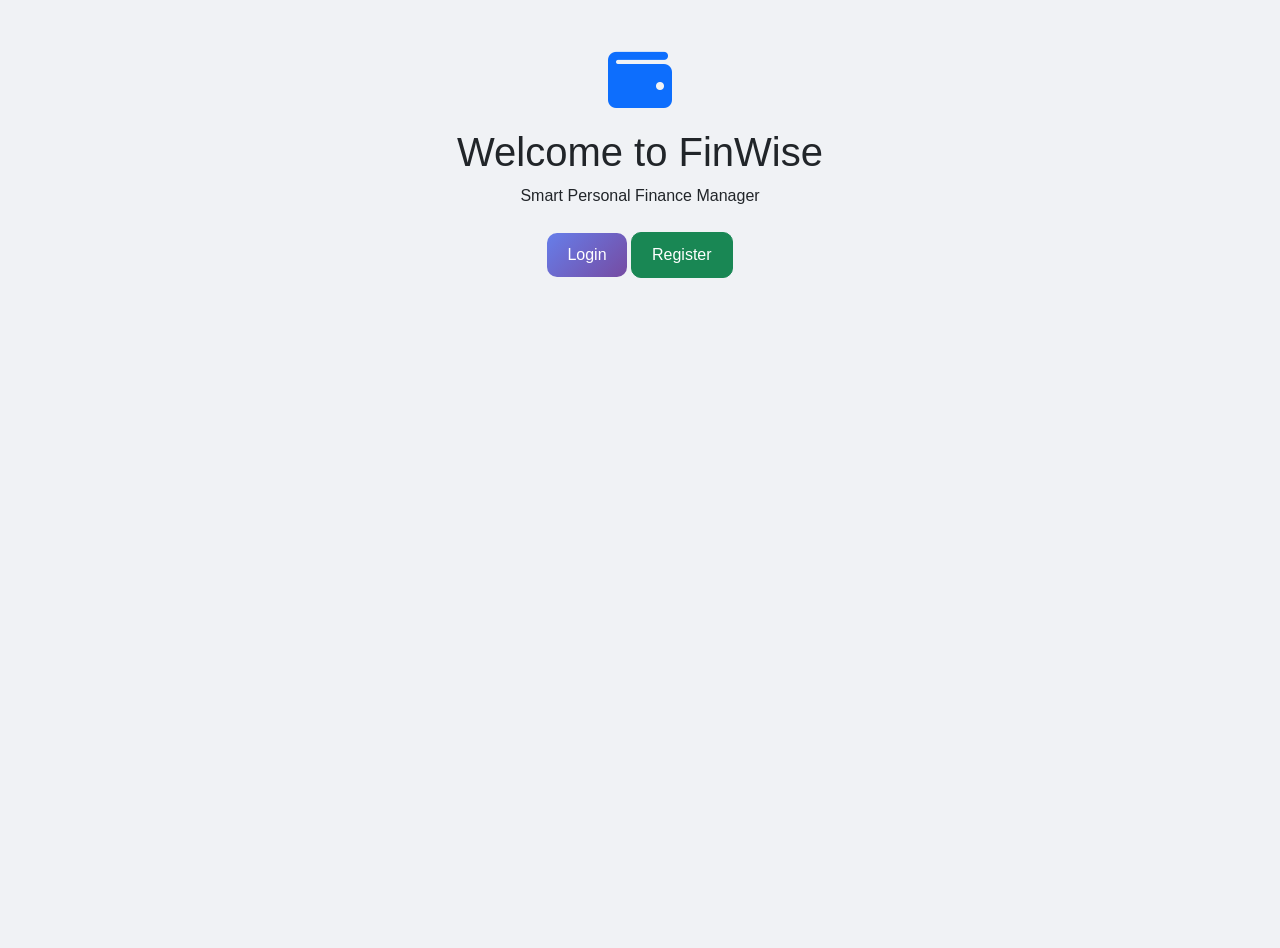
<file: frontend/index.html>
<!DOCTYPE html>
<html>
<head>
    <title>FinWise - Home</title>
    <link href="https://cdn.jsdelivr.net/npm/bootstrap@5.3.0/dist/css/bootstrap.min.css" rel="stylesheet">
    <link rel="stylesheet" href="https://cdnjs.cloudflare.com/ajax/libs/font-awesome/6.4.0/css/all.min.css">
    <link rel="stylesheet" href="css/style.css">
</head>
<body>
    <div class="container text-center mt-5">
        <i class="fas fa-wallet fa-4x text-primary"></i>
        <h1 class="mt-3">Welcome to FinWise</h1>
        <p>Smart Personal Finance Manager</p>
        <div class="mt-4">
            <a href="login.html" class="btn btn-primary">Login</a>
            <a href="register.html" class="btn btn-success">Register</a>
        </div>
    </div>
</body>
</html>
</file>
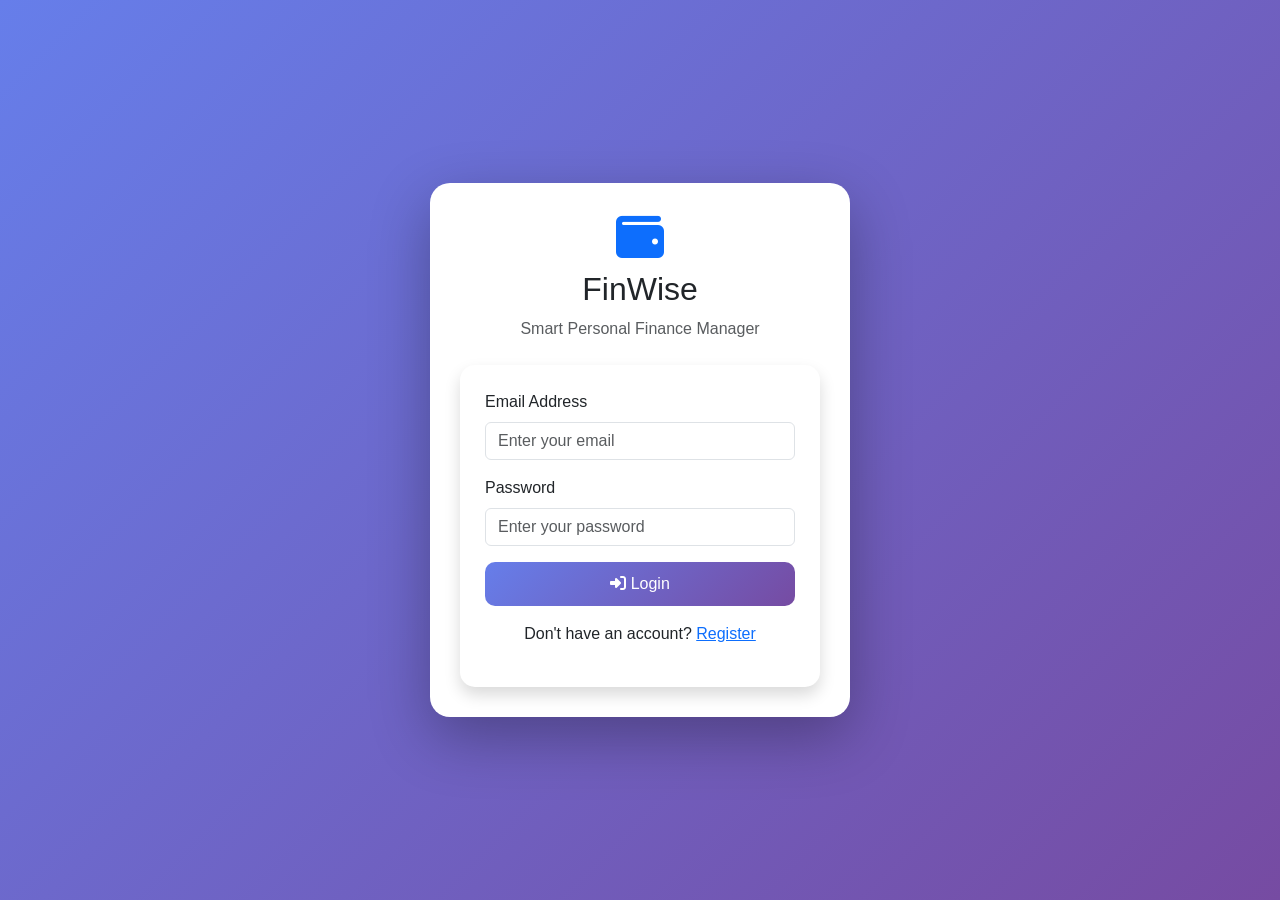
<file: frontend/budget.html>
<!DOCTYPE html>
<html>
<head>
    <title>FinWise - Budget</title>
    <link href="https://cdn.jsdelivr.net/npm/bootstrap@5.3.0/dist/css/bootstrap.min.css" rel="stylesheet">
    <link rel="stylesheet" href="https://cdnjs.cloudflare.com/ajax/libs/font-awesome/6.4.0/css/all.min.css">
    <link rel="stylesheet" href="css/style.css">
</head>
<body>
    <nav class="navbar navbar-dark bg-dark">
        <div class="container">
            <a class="navbar-brand" href="dashboard.html"><i class="fas fa-wallet"></i> FinWise</a>
            <a href="dashboard.html" class="btn btn-outline-light btn-sm">Back</a>
        </div>
    </nav>

    <div class="container mt-4">
        <h2>📊 Budget Management</h2>
        <div class="row mt-3">
            <div class="col-md-4">
                <div class="card">
                    <div class="card-header bg-primary text-white">Set Budget</div>
                    <div class="card-body">
                        <form id="budgetForm">
                            <select class="form-select mb-2" id="category">
                                <option>Food</option><option>Housing</option>
                                <option>Shopping</option><option>Entertainment</option>
                                <option>Transport</option><option>Utilities</option>
                            </select>
                            <input type="number" class="form-control mb-2" id="amount" placeholder="Amount">
                            <button type="submit" class="btn btn-primary w-100">Set Budget</button>
                        </form>
                    </div>
                </div>
            </div>
            <div class="col-md-8">
                <div class="card">
                    <div class="card-header bg-dark text-white">Budget List</div>
                    <div class="card-body">
                        <table class="table table-striped">
                            <thead><tr><th>Category</th><th>Budget</th><th>Spent</th><th>Status</th></tr></thead>
                            <tbody id="budgetBody"></tbody>
                        </table>
                    </div>
                </div>
            </div>
        </div>
    </div>
    <script src="https://code.jquery.com/jquery-3.6.0.min.js"></script>
    <script src="js/budget.js"></script>
</body>
</html>
</file>
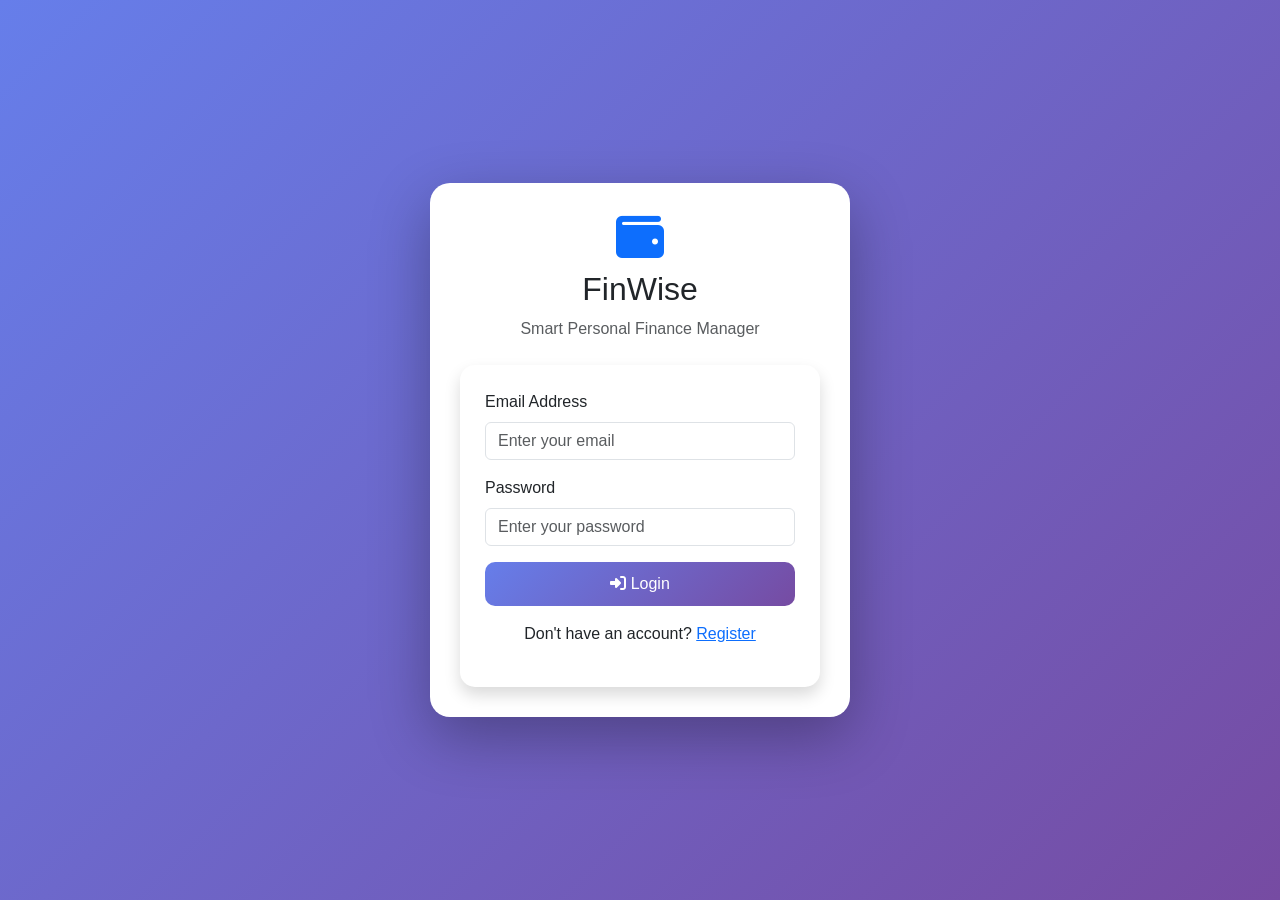
<file: frontend/goals.html>
<!DOCTYPE html>
<html>
<head>
    <title>FinWise - Goals</title>
    <link href="https://cdn.jsdelivr.net/npm/bootstrap@5.3.0/dist/css/bootstrap.min.css" rel="stylesheet">
    <link rel="stylesheet" href="https://cdnjs.cloudflare.com/ajax/libs/font-awesome/6.4.0/css/all.min.css">
    <link rel="stylesheet" href="css/style.css">
</head>
<body>
    <nav class="navbar navbar-dark bg-dark">
        <div class="container">
            <a class="navbar-brand" href="dashboard.html"><i class="fas fa-wallet"></i> FinWise</a>
            <a href="dashboard.html" class="btn btn-outline-light btn-sm">Back</a>
        </div>
    </nav>

    <div class="container mt-4">
        <h2>🎯 Financial Goals</h2>
        <div class="row mt-3">
            <div class="col-md-4">
                <div class="card">
                    <div class="card-header bg-success text-white">Add Goal</div>
                    <div class="card-body">
                        <form id="goalForm">
                            <input type="text" class="form-control mb-2" id="goalName" placeholder="Goal Name">
                            <input type="number" class="form-control mb-2" id="targetAmount" placeholder="Target Amount">
                            <input type="date" class="form-control mb-2" id="targetDate">
                            <button type="submit" class="btn btn-success w-100">Add Goal</button>
                        </form>
                    </div>
                </div>
            </div>
            <div class="col-md-8">
                <div class="card">
                    <div class="card-header bg-dark text-white">My Goals</div>
                    <div class="card-body" id="goalList"></div>
                </div>
            </div>
        </div>
    </div>
    <script src="https://code.jquery.com/jquery-3.6.0.min.js"></script>
    <script src="js/goals.js"></script>
</body>
</html>
</file>
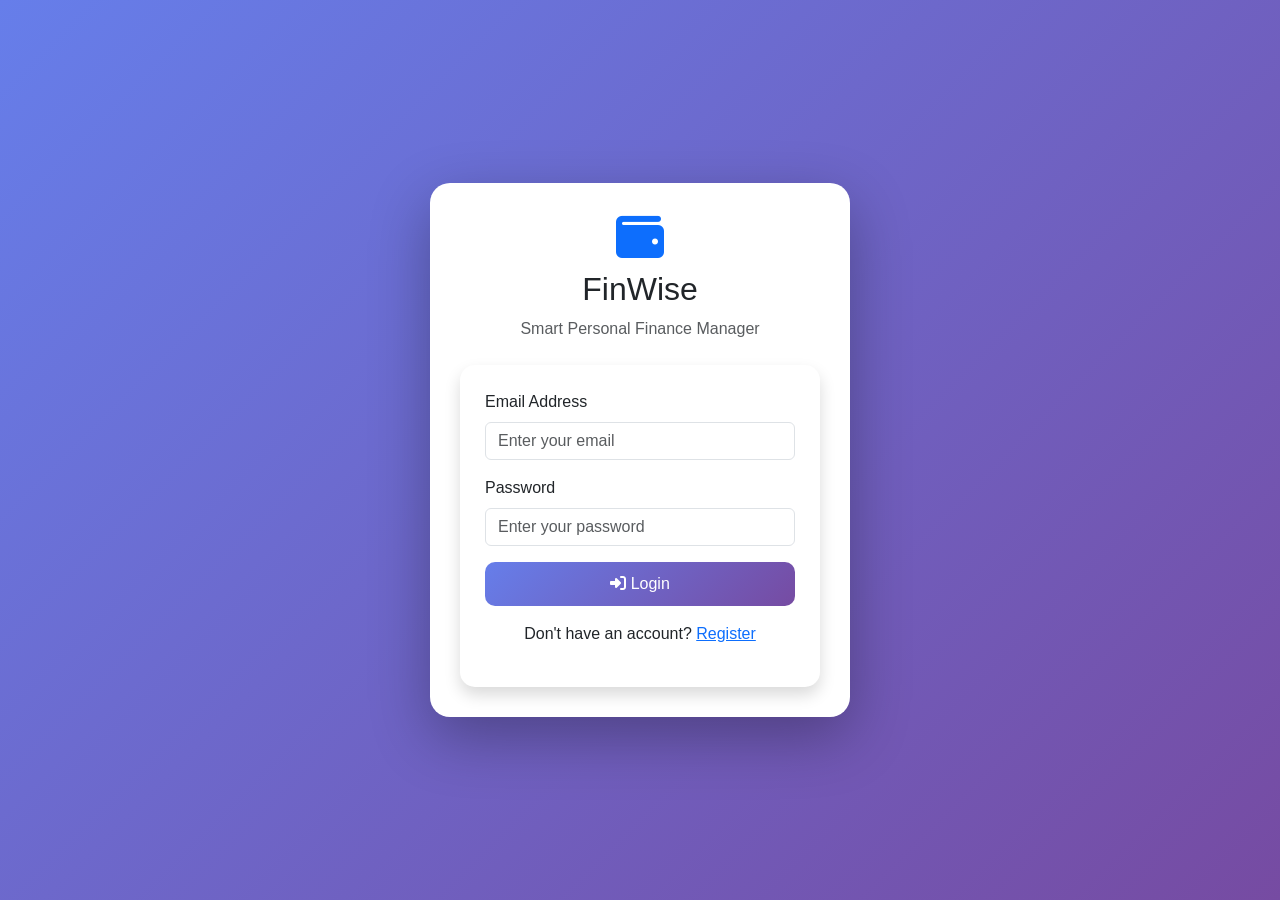
<file: frontend/login.html>
<!DOCTYPE html>
<html lang="en">
<head>
    <meta charset="UTF-8">
    <meta name="viewport" content="width=device-width, initial-scale=1.0">
    <title>FinWise - Login</title>
    <link href="https://cdn.jsdelivr.net/npm/bootstrap@5.3.0/dist/css/bootstrap.min.css" rel="stylesheet">
    <link rel="stylesheet" href="https://cdnjs.cloudflare.com/ajax/libs/font-awesome/6.4.0/css/all.min.css">
    <link rel="stylesheet" href="css/style.css">
</head>
<body>
    <div class="auth-container">
        <div class="auth-card">
            <div class="text-center mb-4">
                <i class="fas fa-wallet fa-3x text-primary"></i>
                <h2 class="mt-2">FinWise</h2>
                <p class="text-muted">Smart Personal Finance Manager</p>
            </div>
            <div class="card shadow">
                <div class="card-body">
                    <form id="loginForm">
                        <div class="mb-3">
                            <label class="form-label">Email Address</label>
                            <input type="email" id="email" class="form-control" placeholder="Enter your email" required>
                        </div>
                        <div class="mb-3">
                            <label class="form-label">Password</label>
                            <input type="password" id="password" class="form-control" placeholder="Enter your password" required>
                        </div>
                        <button type="submit" class="btn btn-primary w-100">
                            <i class="fas fa-sign-in-alt"></i> Login
                        </button>
                    </form>
                    <p class="text-center mt-3">
                        Don't have an account? <a href="register.html">Register</a>
                    </p>
                </div>
            </div>
        </div>
    </div>
    <script src="https://code.jquery.com/jquery-3.6.0.min.js"></script>
    <script src="js/login.js"></script>
</body>
</html>
</file>
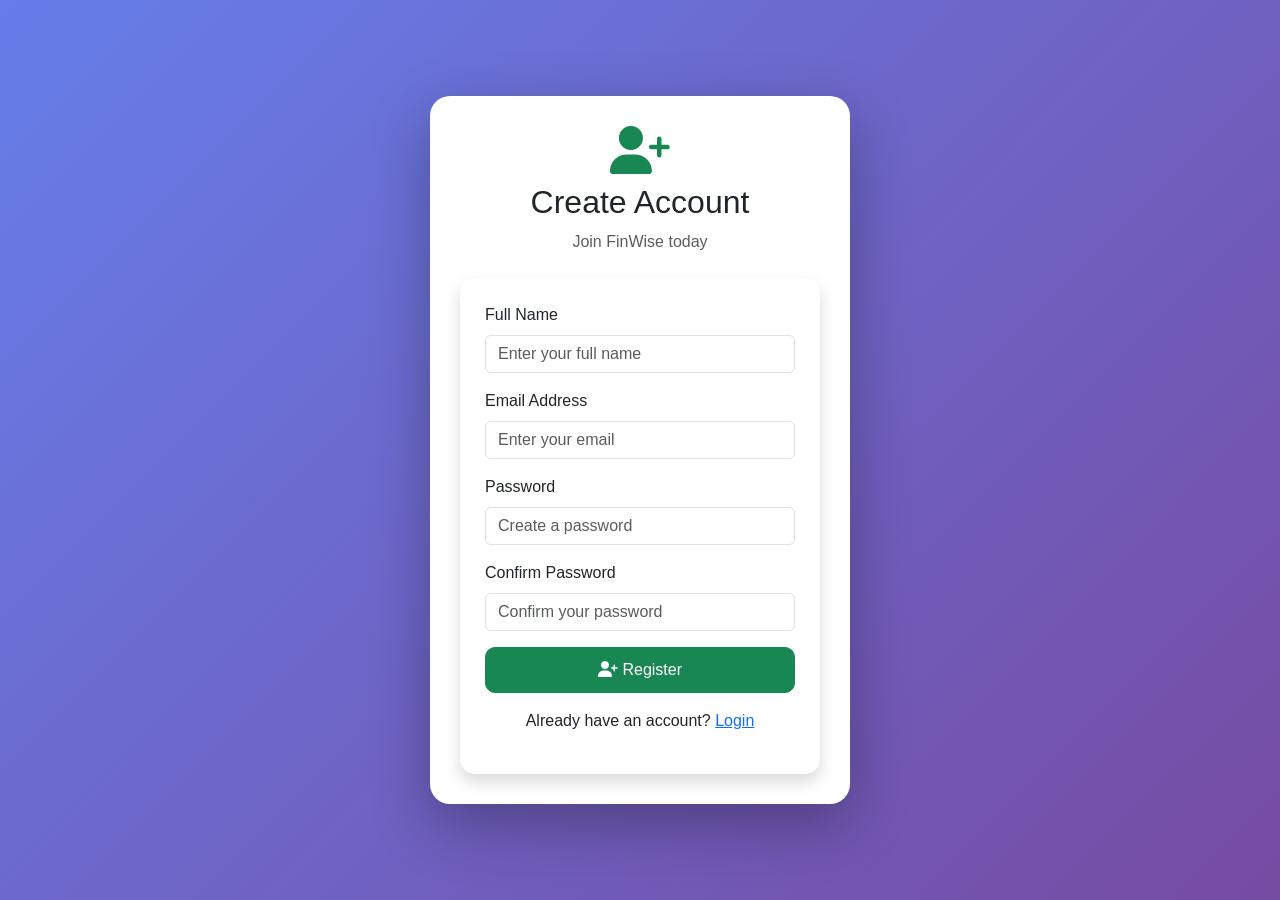
<file: frontend/register.html>
<!DOCTYPE html>
<html lang="en">
<head>
    <meta charset="UTF-8">
    <meta name="viewport" content="width=device-width, initial-scale=1.0">
    <title>FinWise - Register</title>
    <link href="https://cdn.jsdelivr.net/npm/bootstrap@5.3.0/dist/css/bootstrap.min.css" rel="stylesheet">
    <link rel="stylesheet" href="https://cdnjs.cloudflare.com/ajax/libs/font-awesome/6.4.0/css/all.min.css">
    <link rel="stylesheet" href="css/style.css">
</head>
<body>
    <div class="auth-container">
        <div class="auth-card">
            <div class="text-center mb-4">
                <i class="fas fa-user-plus fa-3x text-success"></i>
                <h2 class="mt-2">Create Account</h2>
                <p class="text-muted">Join FinWise today</p>
            </div>
            <div class="card shadow">
                <div class="card-body">
                    <form id="registerForm">
                        <div class="mb-3">
                            <label class="form-label">Full Name</label>
                            <input type="text" id="fullName" class="form-control" placeholder="Enter your full name" required>
                        </div>
                        <div class="mb-3">
                            <label class="form-label">Email Address</label>
                            <input type="email" id="email" class="form-control" placeholder="Enter your email" required>
                        </div>
                        <div class="mb-3">
                            <label class="form-label">Password</label>
                            <input type="password" id="password" class="form-control" placeholder="Create a password" required>
                        </div>
                        <div class="mb-3">
                            <label class="form-label">Confirm Password</label>
                            <input type="password" id="confirmPassword" class="form-control" placeholder="Confirm your password" required>
                        </div>
                        <button type="submit" class="btn btn-success w-100">
                            <i class="fas fa-user-plus"></i> Register
                        </button>
                    </form>
                    <p class="text-center mt-3">
                        Already have an account? <a href="login.html">Login</a>
                    </p>
                </div>
            </div>
        </div>
    </div>
    <script src="https://code.jquery.com/jquery-3.6.0.min.js"></script>
    <script src="js/register.js"></script>
</body>
</html>
</file>
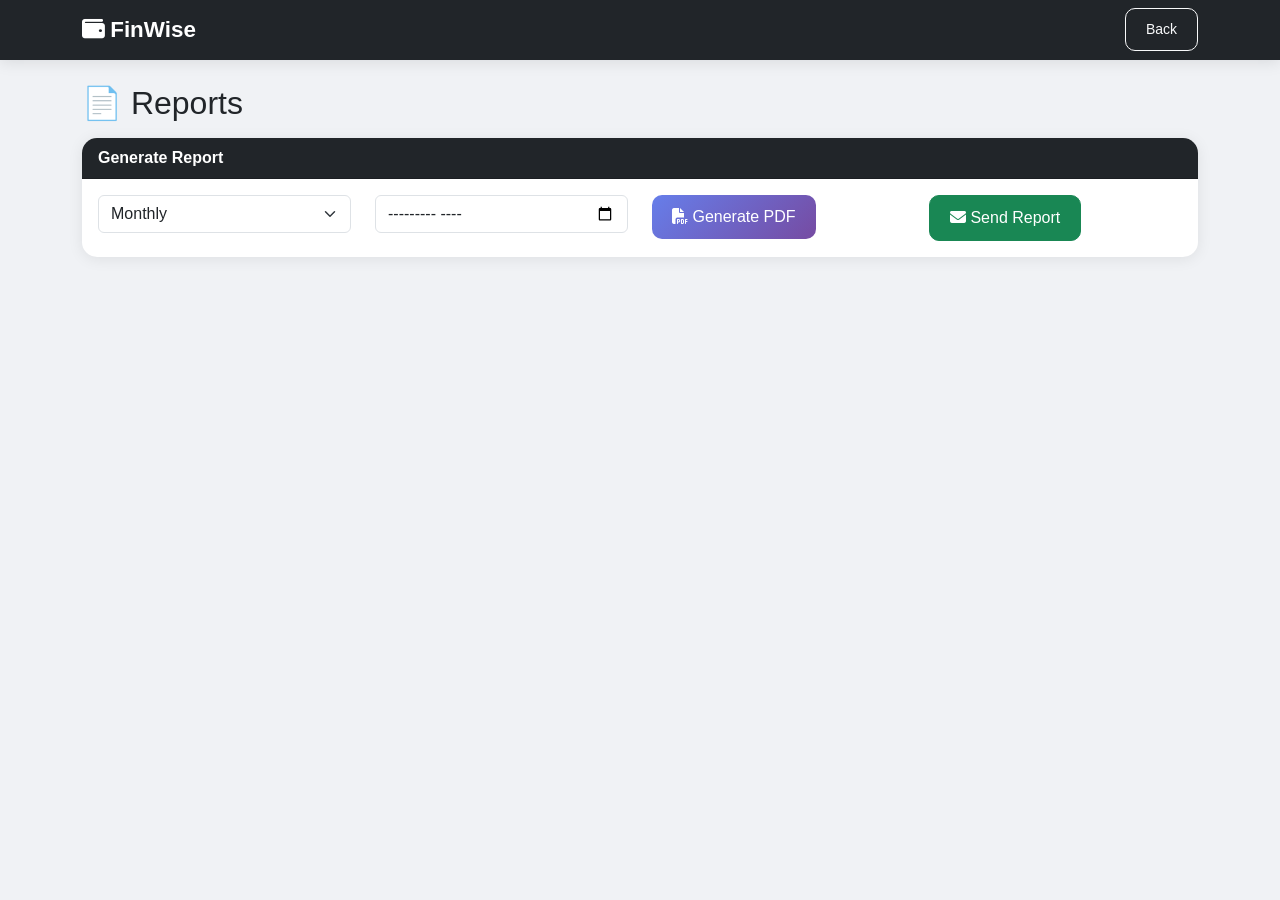
<file: frontend/reports.html>
<!DOCTYPE html>
<html>
<head>
    <title>FinWise - Reports</title>
    <link href="https://cdn.jsdelivr.net/npm/bootstrap@5.3.0/dist/css/bootstrap.min.css" rel="stylesheet">
    <link rel="stylesheet" href="https://cdnjs.cloudflare.com/ajax/libs/font-awesome/6.4.0/css/all.min.css">
    <link rel="stylesheet" href="css/style.css">
</head>
<body>
    <nav class="navbar navbar-dark bg-dark">
        <div class="container">
            <a class="navbar-brand" href="dashboard.html"><i class="fas fa-wallet"></i> FinWise</a>
            <a href="dashboard.html" class="btn btn-outline-light btn-sm">Back</a>
        </div>
    </nav>

    <div class="container mt-4">
        <h2>📄 Reports</h2>
        <div class="row mt-3">
            <div class="col-md-12">
                <div class="card">
                    <div class="card-header bg-dark text-white">Generate Report</div>
                    <div class="card-body">
                        <div class="row">
                            <div class="col-md-3">
                                <select class="form-select" id="reportType">
                                    <option>Monthly</option><option>Yearly</option>
                                </select>
                            </div>
                            <div class="col-md-3">
                                <input type="month" class="form-control" id="reportMonth">
                            </div>
                            <div class="col-md-3">
                                <button class="btn btn-primary" onclick="generatePDF()"><i class="fas fa-file-pdf"></i> Generate PDF</button>
                            </div>
                            <div class="col-md-3">
                                <button class="btn btn-success" onclick="sendReport()"><i class="fas fa-envelope"></i> Send Report</button>
                            </div>
                        </div>
                    </div>
                </div>
            </div>
        </div>
    </div>
    <script src="https://code.jquery.com/jquery-3.6.0.min.js"></script>
    <script src="js/reports.js"></script>
</body>
</html>
</file>
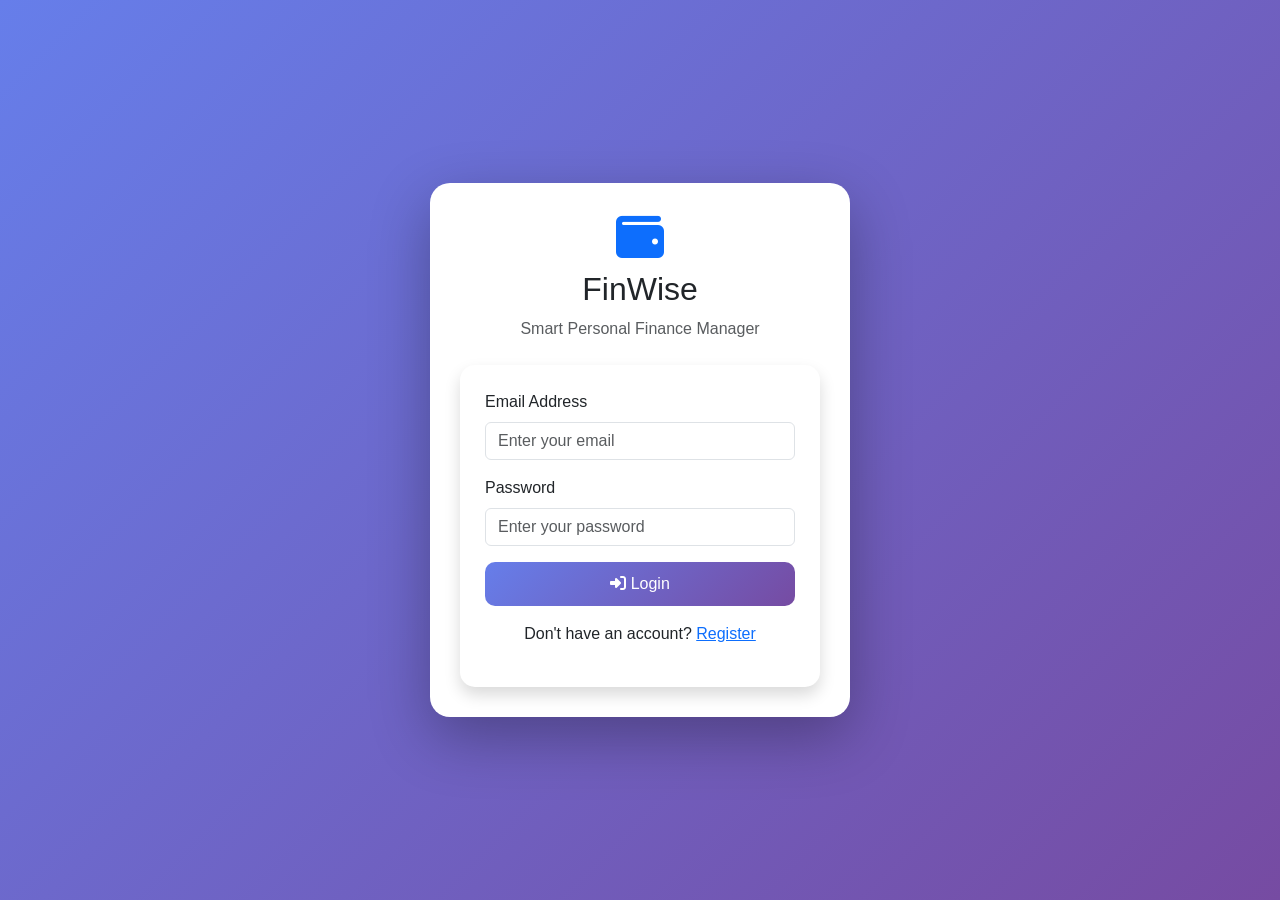
<file: frontend/split.html>
<!DOCTYPE html>
<html>
<head>
    <title>FinWise - Bill Split</title>
    <link href="https://cdn.jsdelivr.net/npm/bootstrap@5.3.0/dist/css/bootstrap.min.css" rel="stylesheet">
    <link rel="stylesheet" href="https://cdnjs.cloudflare.com/ajax/libs/font-awesome/6.4.0/css/all.min.css">
    <link rel="stylesheet" href="css/style.css">
</head>
<body>
    <nav class="navbar navbar-dark bg-dark">
        <div class="container">
            <a class="navbar-brand" href="dashboard.html"><i class="fas fa-wallet"></i> FinWise</a>
            <a href="dashboard.html" class="btn btn-outline-light btn-sm">Back</a>
        </div>
    </nav>

    <div class="container mt-4">
        <h2>👥 Bill Split</h2>
        <div class="row mt-3">
            <div class="col-md-4">
                <div class="card">
                    <div class="card-header bg-warning">Split Bill</div>
                    <div class="card-body">
                        <form id="splitForm">
                            <input type="text" class="form-control mb-2" id="description" placeholder="Description">
                            <input type="number" class="form-control mb-2" id="totalAmount" placeholder="Total Amount">
                            <input type="number" class="form-control mb-2" id="people" placeholder="Number of People">
                            <button type="submit" class="btn btn-warning w-100">Split Now</button>
                        </form>
                        <div class="mt-3 alert alert-info">Each person pays: ₹<span id="perPerson">0</span></div>
                    </div>
                </div>
            </div>
            <div class="col-md-8">
                <div class="card">
                    <div class="card-header bg-dark text-white">Split History</div>
                    <div class="card-body">
                        <table class="table table-striped">
                            <thead><tr><th>Description</th><th>Total</th><th>Per Person</th><th>Date</th></tr></thead>
                            <tbody id="splitBody"></tbody>
                        </table>
                    </div>
                </div>
            </div>
        </div>
    </div>
    <script src="https://code.jquery.com/jquery-3.6.0.min.js"></script>
    <script src="js/split.js"></script>
</body>
</html>
</file>
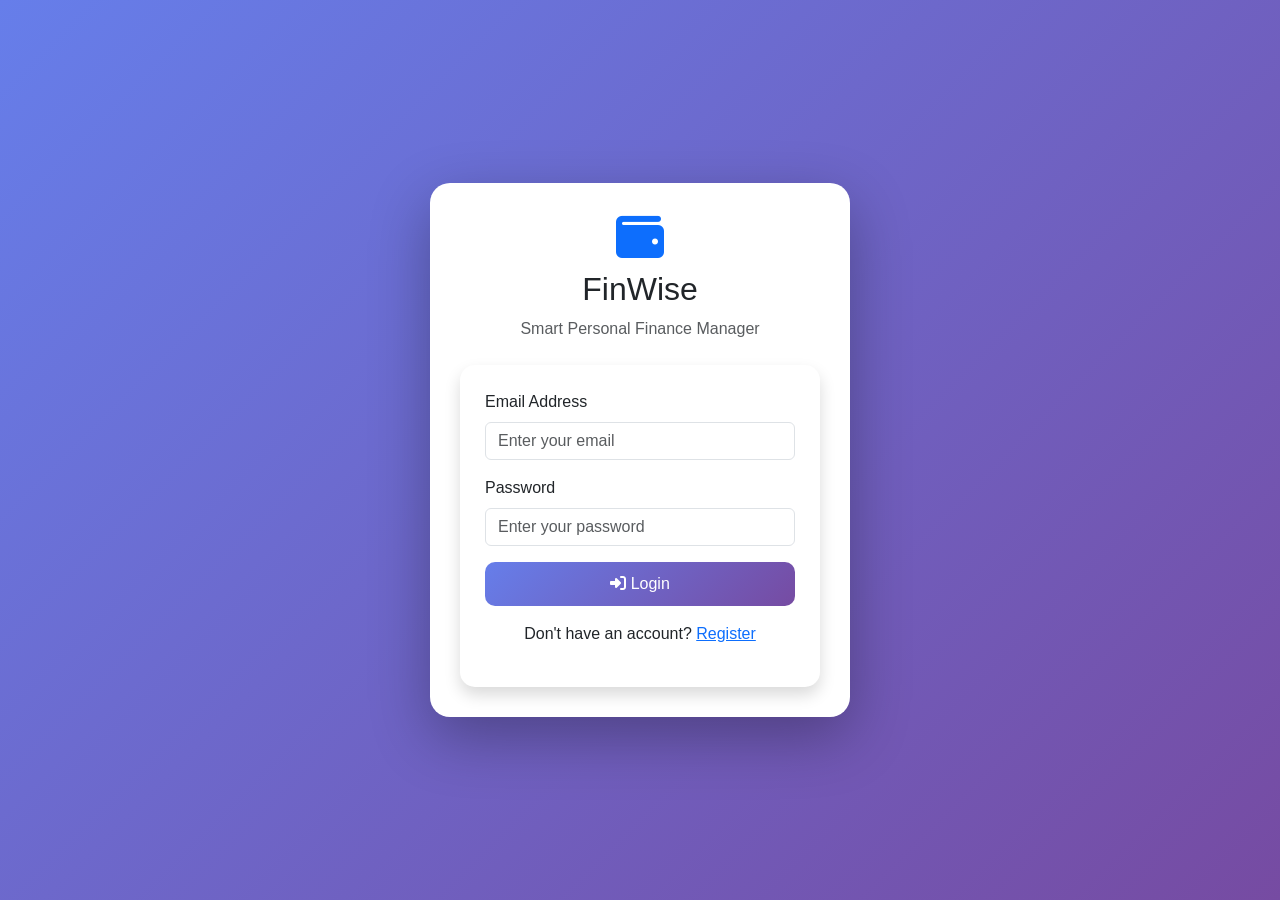
<file: frontend/subscriptions.html>
<!DOCTYPE html>
<html>
<head>
    <title>FinWise - Subscriptions</title>
    <link href="https://cdn.jsdelivr.net/npm/bootstrap@5.3.0/dist/css/bootstrap.min.css" rel="stylesheet">
    <link rel="stylesheet" href="https://cdnjs.cloudflare.com/ajax/libs/font-awesome/6.4.0/css/all.min.css">
    <link rel="stylesheet" href="css/style.css">
</head>
<body>
    <nav class="navbar navbar-dark bg-dark">
        <div class="container">
            <a class="navbar-brand" href="dashboard.html"><i class="fas fa-wallet"></i> FinWise</a>
            <a href="dashboard.html" class="btn btn-outline-light btn-sm">Back</a>
        </div>
    </nav>

    <div class="container mt-4">
        <h2>🔄 Subscriptions</h2>
        <div class="row mt-3">
            <div class="col-md-4">
                <div class="card">
                    <div class="card-header bg-info text-white">Add Subscription</div>
                    <div class="card-body">
                        <form id="subscriptionForm">
                            <input type="text" class="form-control mb-2" id="serviceName" placeholder="Service Name">
                            <input type="number" class="form-control mb-2" id="amount" placeholder="Amount">
                            <input type="date" class="form-control mb-2" id="renewalDate">
                            <button type="submit" class="btn btn-info w-100">Add</button>
                        </form>
                    </div>
                </div>
            </div>
            <div class="col-md-8">
                <div class="card">
                    <div class="card-header bg-dark text-white">My Subscriptions</div>
                    <div class="card-body">
                        <table class="table table-striped">
                            <thead><tr><th>Service</th><th>Amount</th><th>Renewal</th><th>Days Left</th></tr></thead>
                            <tbody id="subscriptionBody"></tbody>
                        </table>
                    </div>
                </div>
            </div>
        </div>
    </div>
    <script src="https://code.jquery.com/jquery-3.6.0.min.js"></script>
    <script src="js/subscriptions.js"></script>
</body>
</html>
</file>
<file: frontend/css/style.css>
/* ===========================
   FINWISE - Custom CSS
   =========================== */

/* Global Styles */
* {
    margin: 0;
    padding: 0;
    box-sizing: border-box;
}

body {
    font-family: 'Segoe UI', Tahoma, Geneva, Verdana, sans-serif;
    background-color: #f0f2f5;
    min-height: 100vh;
}

/* Auth Pages */
.auth-container {
    min-height: 100vh;
    display: flex;
    align-items: center;
    justify-content: center;
    background: linear-gradient(135deg, #667eea 0%, #764ba2 100%);
    padding: 20px;
}

.auth-card {
    max-width: 420px;
    width: 100%;
    background: white;
    border-radius: 20px;
    padding: 30px;
    box-shadow: 0 20px 60px rgba(0,0,0,0.3);
}

.auth-card .card {
    border: none;
    border-radius: 15px;
}

.auth-card .card-body {
    padding: 25px;
}

/* Stats Cards */
.stat-card {
    border: none;
    border-radius: 15px;
    transition: transform 0.3s, box-shadow 0.3s;
}

.stat-card:hover {
    transform: translateY(-5px);
    box-shadow: 0 10px 25px rgba(0,0,0,0.2);
}

.stat-card h3 {
    font-weight: 700;
    margin-top: 5px;
}

.stat-card h6 {
    opacity: 0.8;
    font-weight: 400;
}

/* Navigation */
.navbar {
    box-shadow: 0 2px 15px rgba(0,0,0,0.1);
}

.navbar-brand {
    font-weight: 700;
    font-size: 1.4rem;
}

.navbar-dark .navbar-nav .nav-link {
    color: rgba(255,255,255,0.8);
    transition: color 0.3s;
    padding: 8px 15px;
}

.navbar-dark .navbar-nav .nav-link:hover {
    color: #fff;
}

.navbar-dark .navbar-nav .nav-link.active {
    color: #ffc107;
}

/* Cards */
.card {
    border: none;
    border-radius: 15px;
    box-shadow: 0 2px 15px rgba(0,0,0,0.08);
}

.card-header {
    border-radius: 15px 15px 0 0 !important;
    font-weight: 600;
}

/* Tables */
.table-responsive {
    border-radius: 10px;
}

.table thead th {
    border-bottom: 2px solid #dee2e6;
    font-weight: 600;
    color: #495057;
}

.table-striped tbody tr:nth-of-type(odd) {
    background-color: rgba(0,0,0,0.02);
}

/* Forms */
.form-control:focus {
    border-color: #667eea;
    box-shadow: 0 0 0 0.2rem rgba(102, 126, 234, 0.25);
}

.btn {
    border-radius: 10px;
    padding: 10px 20px;
    font-weight: 500;
}

.btn-primary {
    background: linear-gradient(135deg, #667eea 0%, #764ba2 100%);
    border: none;
}

.btn-primary:hover {
    background: linear-gradient(135deg, #5a6fd6 0%, #6a4292 100%);
}

/* Charts */
#categoryChart {
    max-width: 100%;
    height: auto;
}

/* Badges */
.badge {
    padding: 5px 12px;
    border-radius: 20px;
}

/* Responsive */
@media (max-width: 768px) {
    .auth-card {
        padding: 20px;
    }
    
    .stat-card h3 {
        font-size: 1.5rem;
    }
    
    .navbar-nav {
        margin-top: 10px;
    }
    
    .navbar-nav .nav-link {
        padding: 5px 15px;
    }
}

@media (max-width: 576px) {
    .auth-card {
        padding: 15px;
    }
    
    .card-body {
        padding: 15px;
    }
    
    .stat-card {
        margin-bottom: 15px;
    }
}
</file>
